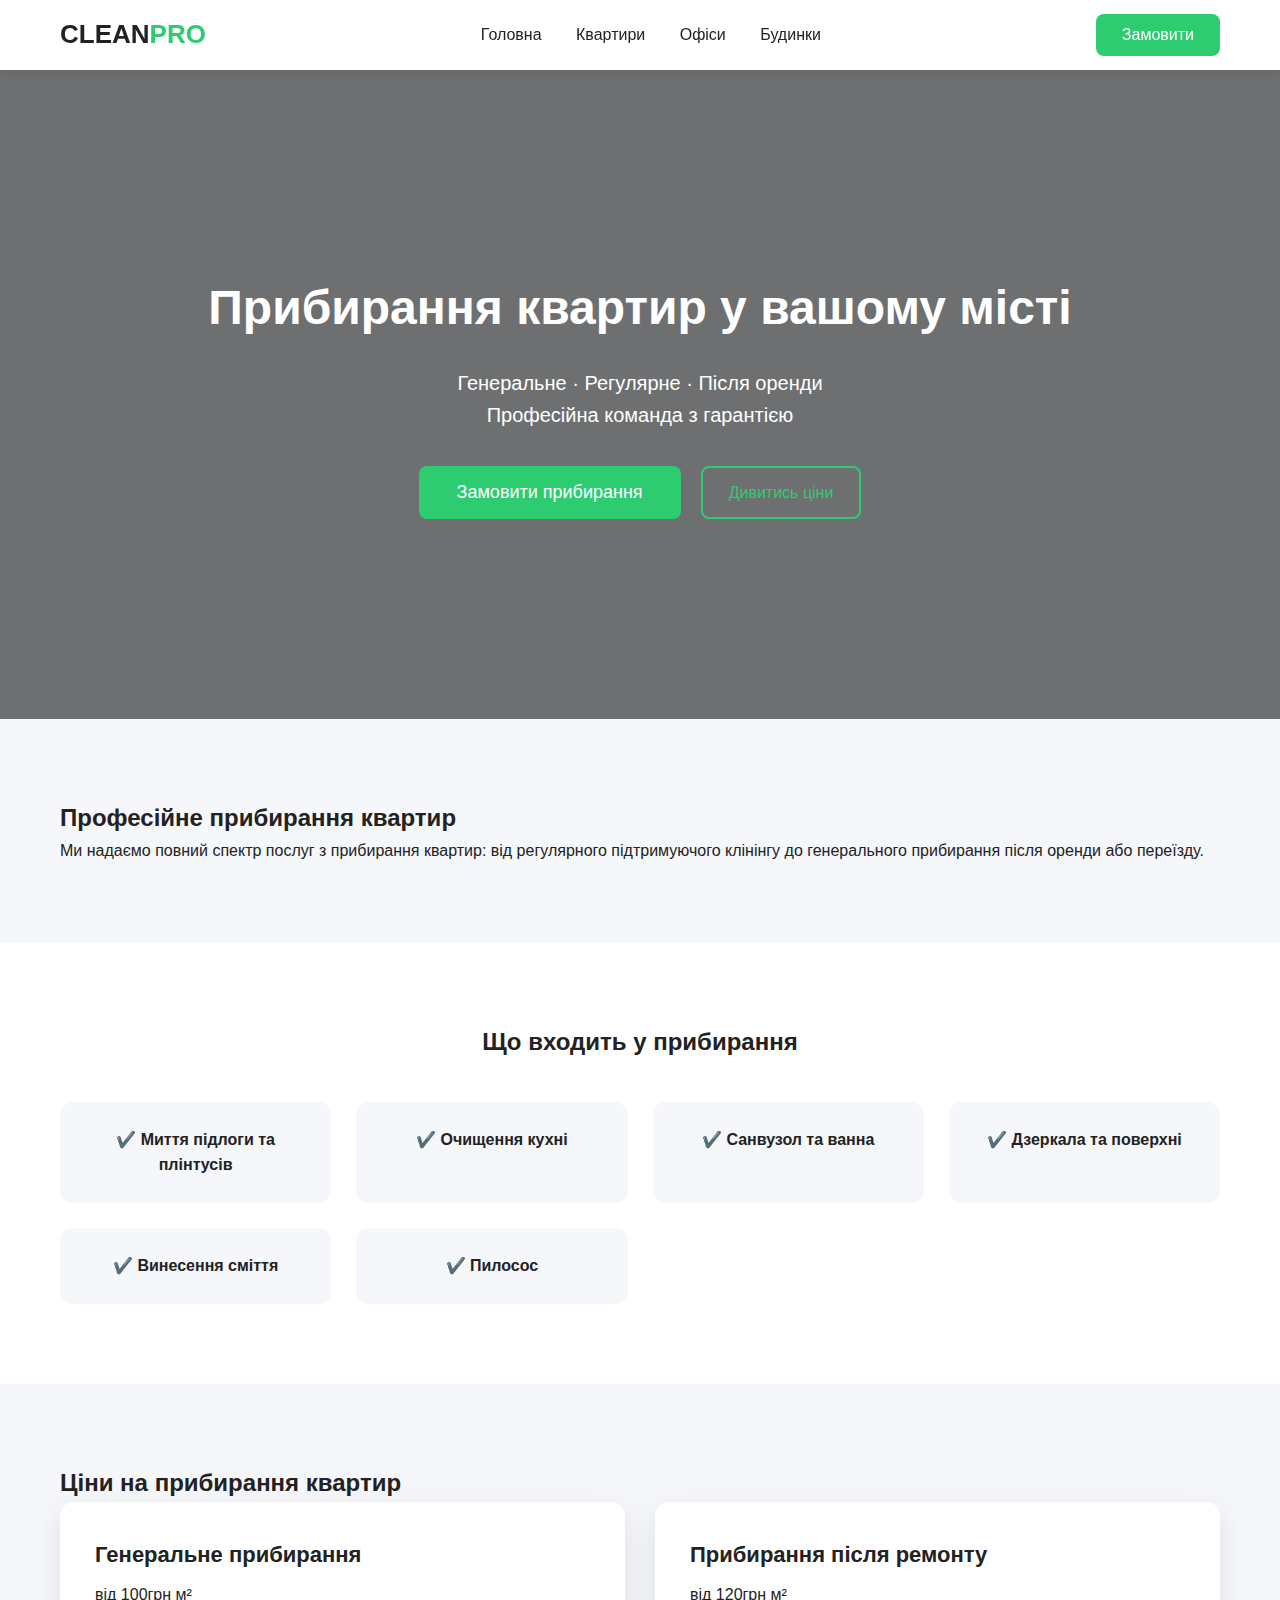
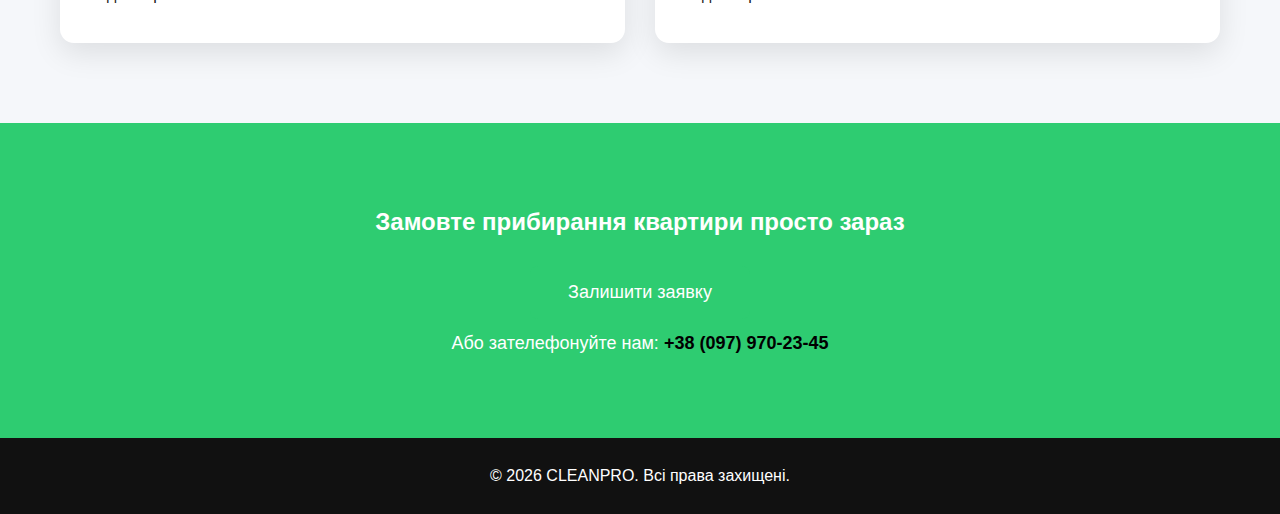
<file: apartments.html>
<!DOCTYPE html>
<html lang="uk">
<head>
    <meta charset="UTF-8">
    <title>Прибирання квартир | CLEANPRO</title>
    <meta name="viewport" content="width=device-width, initial-scale=1.0">
    <link rel="stylesheet" href="style.css">
</head>
<body>

<header class="header">
    <div class="container header-inner">
        <div class="logo">CLEAN<span>PRO</span></div>
        <nav class="nav">
            <a href="index.html">Головна</a>
            <a href="apartments.html">Квартири</a>
            <a href="offices.html">Офіси</a>
            <a href="houses.html">Будинки</a>
        </nav>
        <button class="btn openModal">Замовити</button>
    </div>
</header>

<section class="hero">
    <div class="hero-content container">
        <h1>Прибирання квартир у вашому місті</h1>
        <p>Генеральне · Регулярне · Після оренди<br>Професійна команда з гарантією</p>
        <div class="hero-buttons">
            <button class="btn big openModal">Замовити прибирання</button>
            <a href="#prices" class="btn outline">Дивитись ціни</a>
        </div>
    </div>
</section>

<section>
    <div class="container">
        <h2>Професійне прибирання квартир</h2>
        <p>Ми надаємо повний спектр послуг з прибирання квартир: від регулярного підтримуючого клінінгу до генерального прибирання після оренди або переїзду.</p>
    </div>
</section>

<section class="why">
    <div class="container">
        <h2>Що входить у прибирання</h2>
        <div class="why-grid">
            <div class="why-card">✔️ Миття підлоги та плінтусів</div>
            <div class="why-card">✔️ Очищення кухні</div>
            <div class="why-card">✔️ Санвузол та ванна</div>
            <div class="why-card">✔️ Дзеркала та поверхні</div>
            <div class="why-card">✔️ Винесення сміття</div>
            <div class="why-card">✔️ Пилосос</div>
        </div>
    </div>
</section>

<section id="prices">
    <div class="container">
        <h2>Ціни на прибирання квартир</h2>
        <div class="services-grid">
            <div class="service-card">
                <h3>Генеральне прибирання</h3>
                <p>від 100грн м²</p>
            </div>
            <div class="service-card">
                <h3>Прибирання після ремонту</h3>
                <p>від 120грн м²</p>
            </div>
        </div>
    </div>
</section>

<section class="cta">
    <div class="container">
        <h2>Замовте прибирання квартири просто зараз</h2>
        <button class="btn big openModal">Залишити заявку</button>
        <p style="font-size:18px; margin-top:10px;">
            Або зателефонуйте нам: <a href="tel:+380632166626" style="color:#000000; font-weight:bold;">+38 (097) 970-23-45</a>
        </p>
    </div>
</section>

<footer class="footer">
    <p>© 2026 CLEANPRO. Всі права захищені.</p>
</footer>

<!-- MODAL -->
<div class="modal" id="modal">
    <div class="modal-box">
        <span class="close">&times;</span>
        <h2>Залишити заявку</h2>
    </div>
</div>

<script src="script.js"></script>
</body>
</html>
</file>
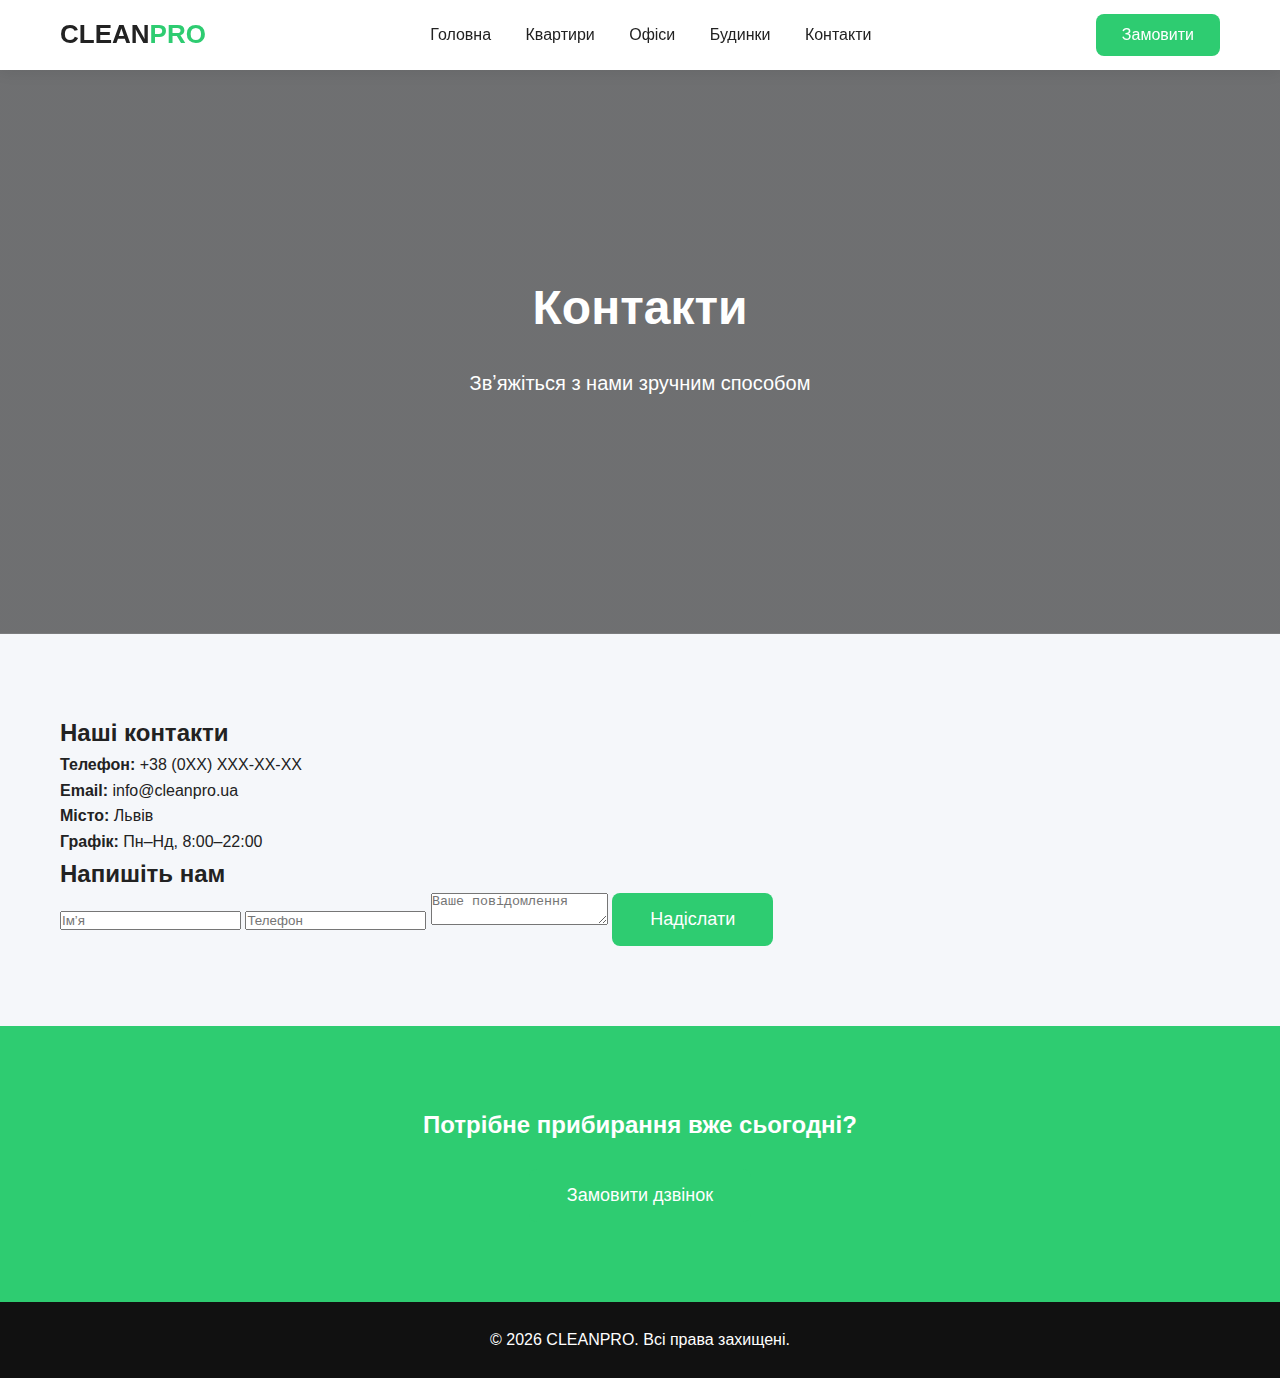
<file: contacts.html>
<!DOCTYPE html>
<html lang="uk">
<head>
    <meta charset="UTF-8">
    <title>Контакти | CLEANPRO</title>

    <!-- SEO -->
    <meta name="description" content="Контакти клінінгової компанії CLEANPRO. Замовити прибирання квартир, офісів та будинків.">

    <meta name="viewport" content="width=device-width, initial-scale=1.0">

    <link rel="stylesheet" href="style.css">
</head>
<body>

<!-- ===== HEADER ===== -->
<header class="header">
    <div class="container header-inner">

        <div class="logo">
            CLEAN<span>PRO</span>
        </div>

        <nav class="nav">
            <a href="index.html">Головна</a>
            <a href="apartments.html">Квартири</a>
            <a href="offices.html">Офіси</a>
            <a href="houses.html">Будинки</a>
            <a href="contacts.html">Контакти</a>
        </nav>

        <button class="btn openModal">Замовити</button>
    </div>
</header>

<!-- ===== HERO ===== -->
<section class="hero small">
    <div class="hero-content container">
        <h1>Контакти</h1>
        <p>Звʼяжіться з нами зручним способом</p>
    </div>
</section>

<!-- ===== CONTACTS ===== -->
<section>
    <div class="container contact-grid">

        <div class="contact-box">
            <h2>Наші контакти</h2>
            <p><strong>Телефон:</strong> +38 (0XX) XXX-XX-XX</p>
            <p><strong>Email:</strong> info@cleanpro.ua</p>
            <p><strong>Місто:</strong> Львів</p>
            <p><strong>Графік:</strong> Пн–Нд, 8:00–22:00</p>
        </div>

        <div class="contact-box">
            <h2>Напишіть нам</h2>

            <form>
                <input type="text" placeholder="Імʼя" required>
                <input type="tel" placeholder="Телефон" required>
                <textarea placeholder="Ваше повідомлення"></textarea>
                <button class="btn big">Надіслати</button>
            </form>
        </div>

    </div>
</section>

<!-- ===== CTA ===== -->
<section class="cta">
    <div class="container">
        <h2>Потрібне прибирання вже сьогодні?</h2>
        <button class="btn big openModal">Замовити дзвінок</button>
    </div>
</section>

<!-- ===== FOOTER ===== -->
<footer class="footer">
    <p>© 2026 CLEANPRO. Всі права захищені.</p>
</footer>

<!-- ===== MODAL ===== -->
<div class="modal" id="modal">
    <div class="modal-box">
        <span class="close">&times;</span>

        <h2>Замовити дзвінок</h2>

        <form>
            <input type="text" placeholder="Імʼя" required>
            <input type="tel" placeholder="Телефон" required>
            <button class="btn big">Передзвоніть мені</button>
        </form>
    </div>
</div>

<script src="script.js"></script>
</body>
</html>
</file>
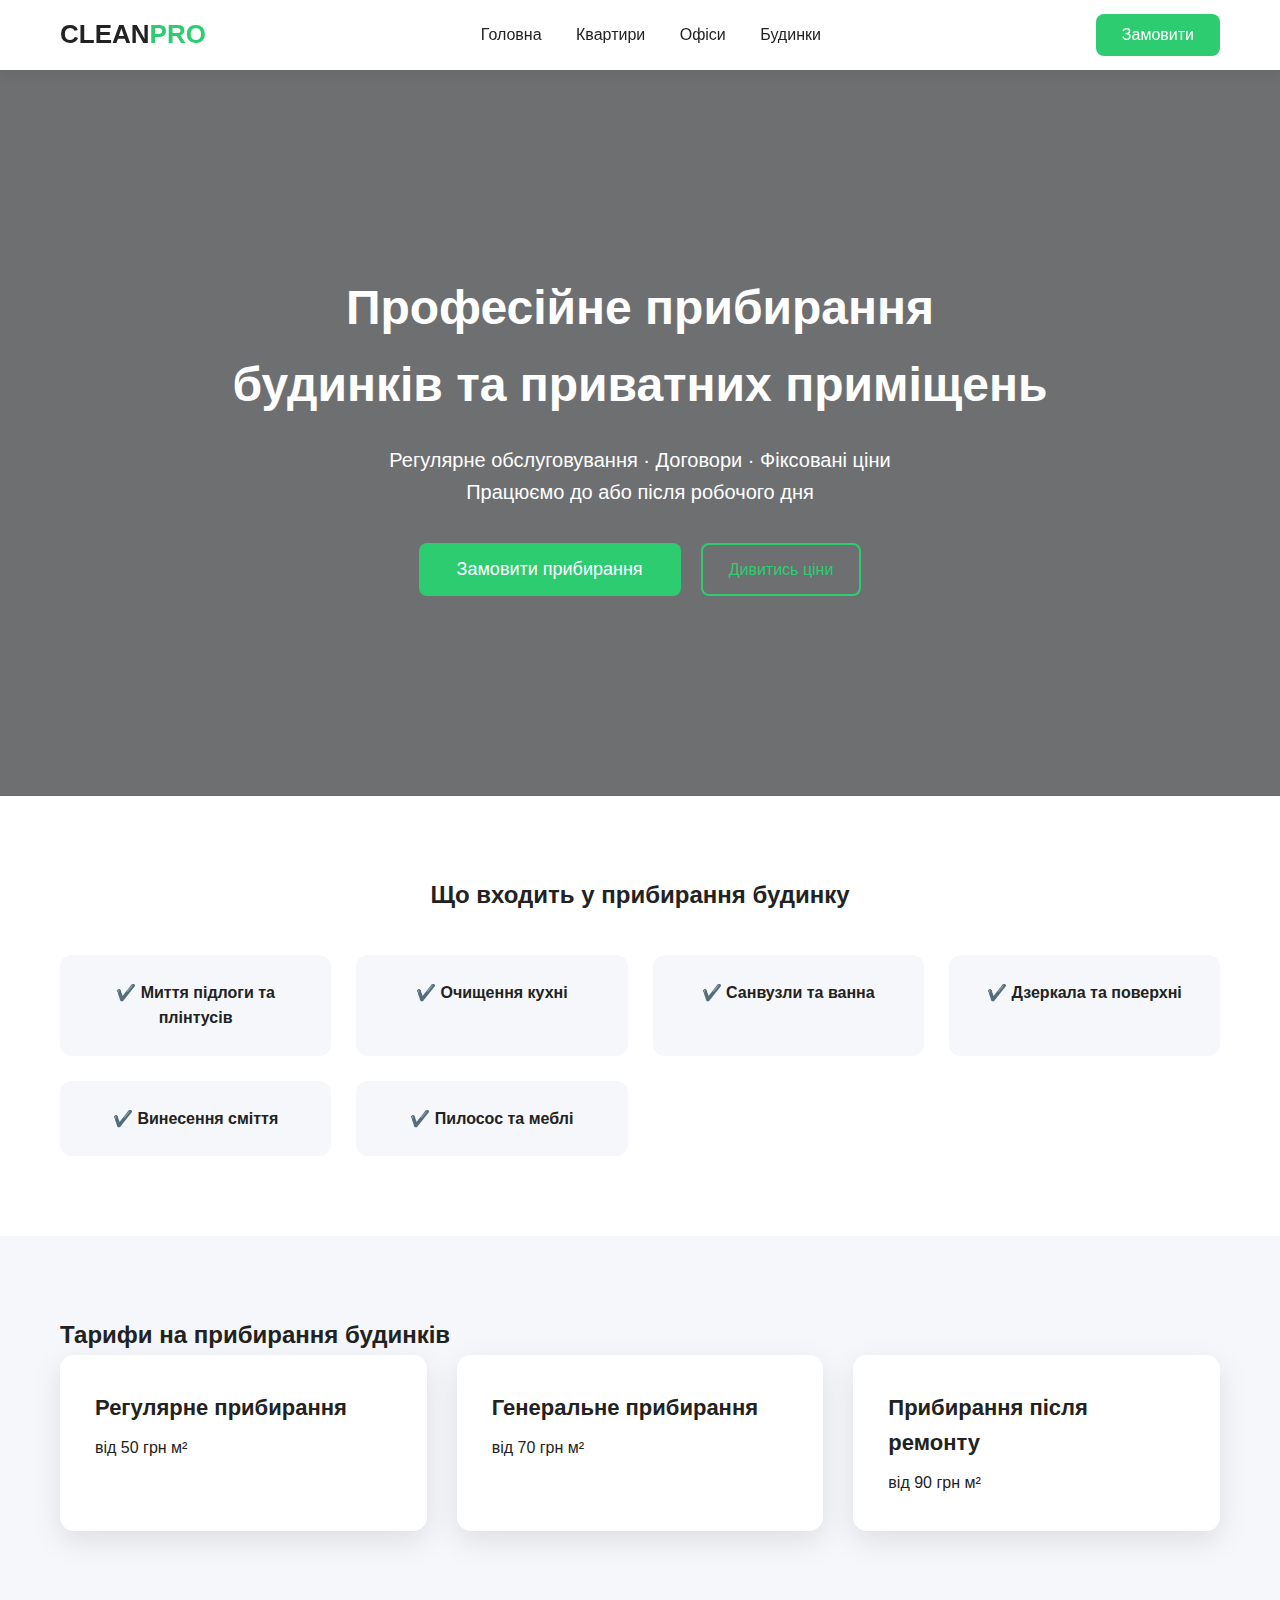
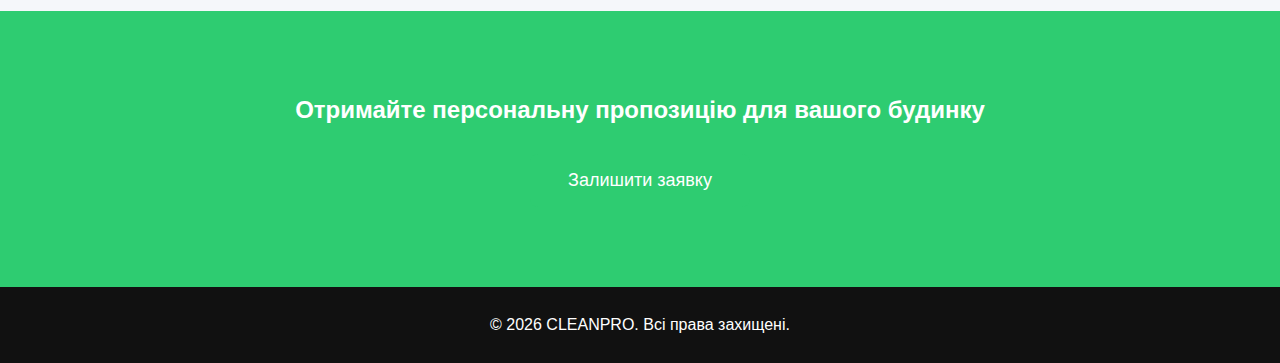
<file: houses.html>
<!DOCTYPE html>
<html lang="uk">
<head>
    <meta charset="UTF-8">
    <title>Прибирання будинків | CLEANPRO</title>
    <meta name="description" content="Професійне прибирання будинків та приватних приміщень. Регулярне обслуговування, договори, гарантія якості.">
    <meta name="viewport" content="width=device-width, initial-scale=1.0">
    <link rel="stylesheet" href="style.css">
</head>
<body>

<!-- ===== HEADER ===== -->
<header class="header">
    <div class="container header-inner">
        <div class="logo">
            CLEAN<span>PRO</span>
        </div>

        <nav class="nav">
            <a href="index.html">Головна</a>
            <a href="apartments.html">Квартири</a>
            <a href="offices.html">Офіси</a>
            <a href="houses.html" class="active">Будинки</a>
        </nav>

        <button class="btn openModal">Замовити</button>
    </div>
</header>

<!-- ===== HERO ===== -->
<section class="hero">
    <div class="hero-content container">
        <h1>Професійне прибирання<br>будинків та приватних приміщень</h1>
        <p>Регулярне обслуговування · Договори · Фіксовані ціни<br>Працюємо до або після робочого дня</p>
        <div class="hero-buttons">
            <button class="btn big openModal">Замовити прибирання</button>
            <a href="#prices" class="btn outline">Дивитись ціни</a>
        </div>
    </div>
</section>

<!-- ===== WHAT INCLUDED ===== -->
<section class="why">
    <div class="container">
        <h2>Що входить у прибирання будинку</h2>
        <div class="why-grid">
            <div class="why-card">✔️ Миття підлоги та плінтусів</div>
            <div class="why-card">✔️ Очищення кухні</div>
            <div class="why-card">✔️ Санвузли та ванна</div>
            <div class="why-card">✔️ Дзеркала та поверхні</div>
            <div class="why-card">✔️ Винесення сміття</div>
            <div class="why-card">✔️ Пилосос та меблі</div>
        </div>
    </div>
</section>

<!-- ===== PRICES ===== -->
<section id="prices">
    <div class="container">
        <h2>Тарифи на прибирання будинків</h2>
        <div class="services-grid">
            <div class="service-card">
                <h3>Регулярне прибирання</h3>
                <p>від 50 грн м²</p>
            </div>
            <div class="service-card">
                <h3>Генеральне прибирання</h3>
                <p>від 70 грн м²</p>
            </div>
            <div class="service-card">
                <h3>Прибирання після ремонту</h3>
                <p>від 90 грн м²</p>
            </div>
        </div>
    </div>
</section>

<!-- ===== CTA ===== -->
<section class="cta">
    <div class="container">
        <h2>Отримайте персональну пропозицію для вашого будинку</h2>
        <button class="btn big openModal">Залишити заявку</button>
    </div>
</section>

<!-- ===== FOOTER ===== -->
<footer class="footer">
    <p>© 2026 CLEANPRO. Всі права захищені.</p>
</footer>

<!-- ===== UNIVERSAL MODAL ===== -->
<div class="modal" id="modal">
    <div class="modal-box">
        <span class="close">&times;</span>
        <h2>Заявка для будинку</h2>
    </div>
</div>

<!-- ===== SCRIPTS ===== -->
<script src="script.js"></script>

</body>
</html>
</file>
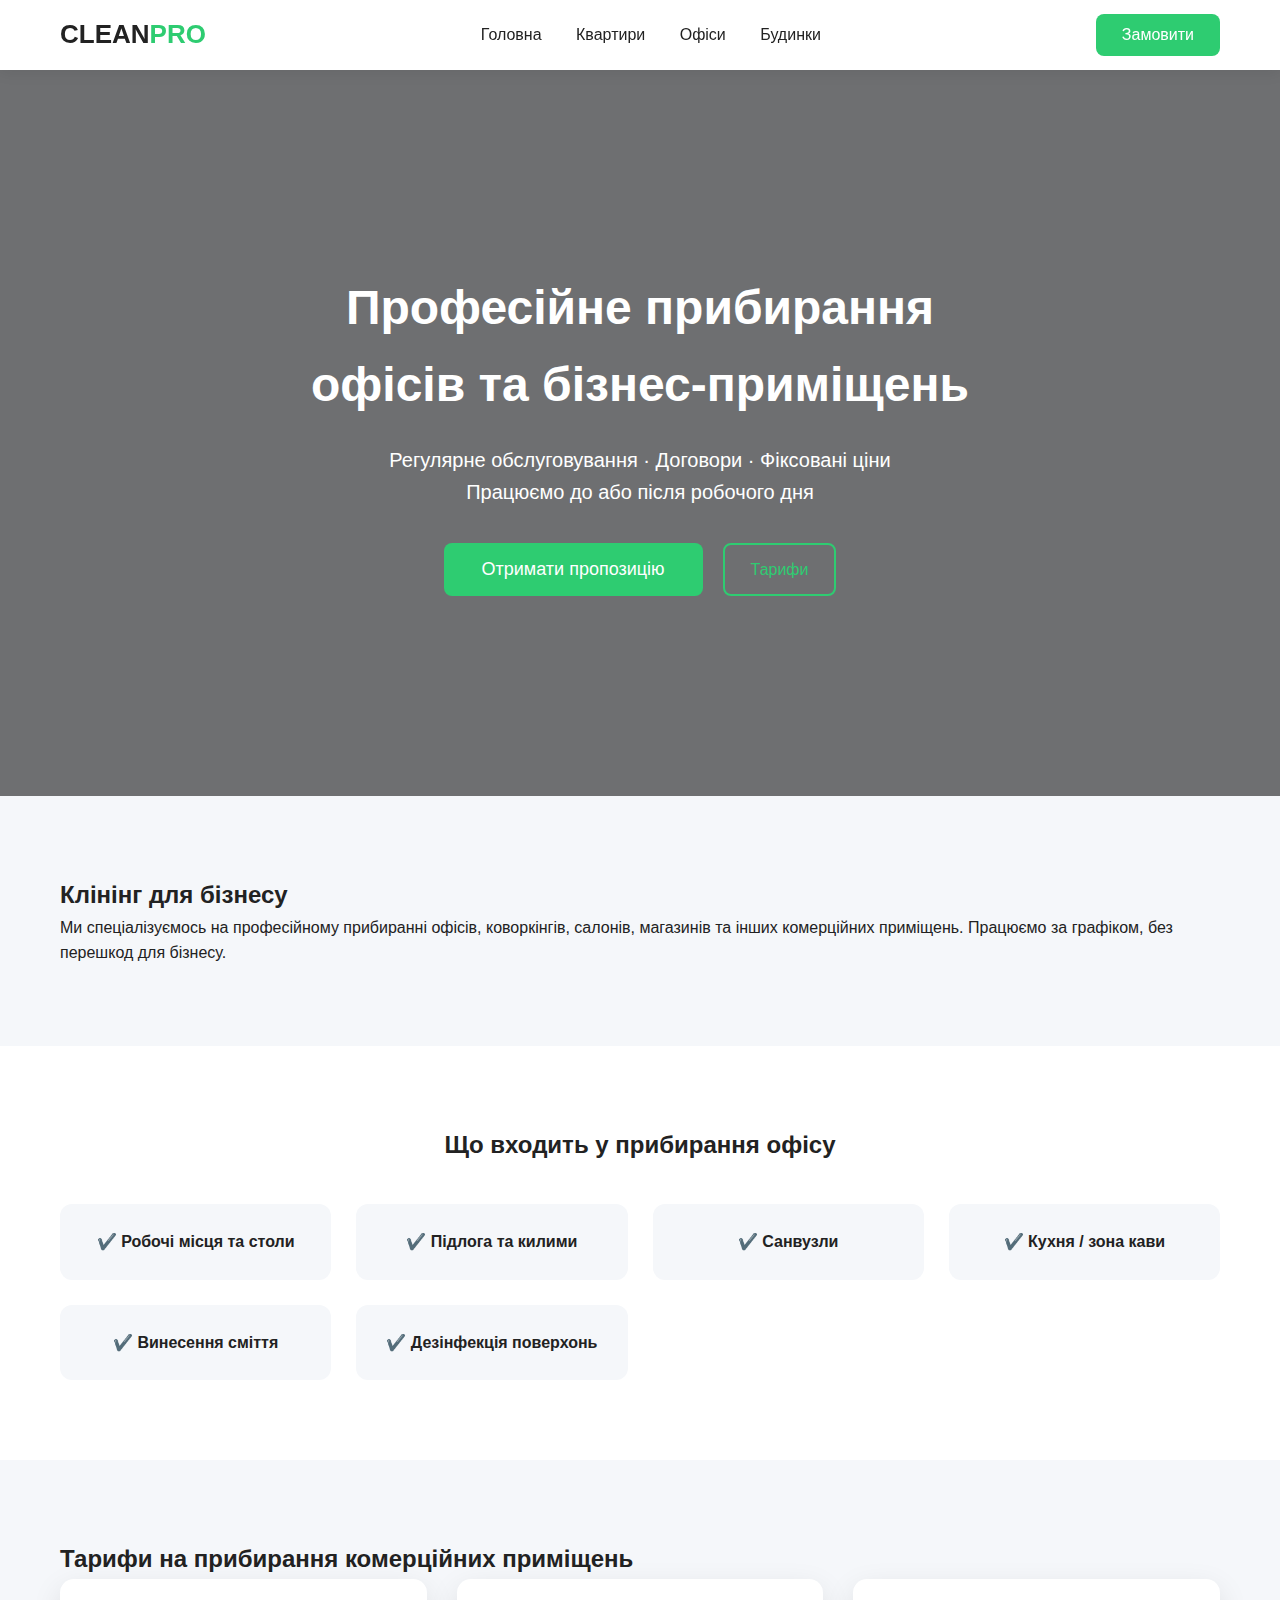
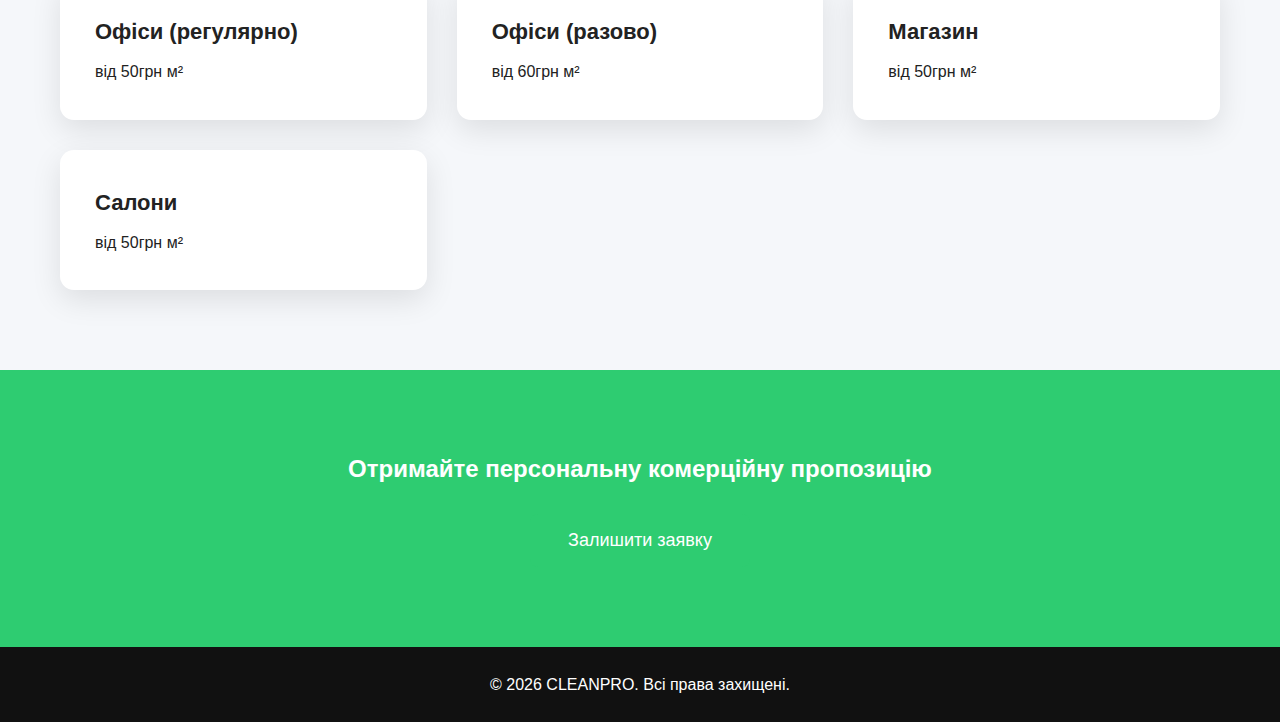
<file: offices.html>
<!DOCTYPE html>
<html lang="uk">
<head>
    <meta charset="UTF-8">
    <title>Прибирання офісів | CLEANPRO</title>

    <!-- SEO -->
    <meta name="description" content="Професійне прибирання офісів та комерційних приміщень. Регулярне обслуговування, договори, гарантія якості.">

    <meta name="viewport" content="width=device-width, initial-scale=1.0">

    <link rel="stylesheet" href="style.css">
</head>
<body>

<!-- ===== HEADER ===== -->
<header class="header">
    <div class="container header-inner">

        <div class="logo">
            CLEAN<span>PRO</span>
        </div>

        <nav class="nav">
            <a href="index.html">Головна</a>
            <a href="apartments.html">Квартири</a>
            <a href="offices.html">Офіси</a>
            <a href="houses.html">Будинки</a>
        </nav>

        <button class="btn openModal">Замовити</button>
    </div>
</header>

<!-- ===== HERO ===== -->
<section class="hero">
    <div class="hero-content container">
        <h1>
            Професійне прибирання<br>
            офісів та бізнес-приміщень
        </h1>

        <p>
            Регулярне обслуговування · Договори · Фіксовані ціни<br>
            Працюємо до або після робочого дня
        </p>

        <div class="hero-buttons">
            <button class="btn big openModal">Отримати пропозицію</button>
            <a href="#prices" class="btn outline">Тарифи</a>
        </div>
    </div>
</section>

<!-- ===== ABOUT ===== -->
<section>
    <div class="container">
        <h2>Клінінг для бізнесу</h2>

        <p>
            Ми спеціалізуємось на професійному прибиранні офісів,
            коворкінгів, салонів, магазинів та інших комерційних
            приміщень. Працюємо за графіком, без перешкод для бізнесу.
        </p>
    </div>
</section>

<!-- ===== WHAT INCLUDED ===== -->
<section class="why">
    <div class="container">
        <h2>Що входить у прибирання офісу</h2>

        <div class="why-grid">
            <div class="why-card">✔️ Робочі місця та столи</div>
            <div class="why-card">✔️ Підлога та килими</div>
            <div class="why-card">✔️ Санвузли</div>
            <div class="why-card">✔️ Кухня / зона кави</div>
            <div class="why-card">✔️ Винесення сміття</div>
            <div class="why-card">✔️ Дезінфекція поверхонь</div>
        </div>
    </div>
</section>

<!-- ===== PRICES ===== -->
<section id="prices">
    <div class="container">
        <h2>Тарифи на прибирання комерційних приміщень</h2>

        <div class="services-grid">
            <div class="service-card">
                <h3>Офіси (регулярно)</h3>
                <p>від 50грн м²</p>
            </div>

            <div class="service-card">
                <h3>Офіси (разово)</h3>
                <p>від 60грн м²</p>
            </div>

            <div class="service-card">
                <h3>Магазин</h3>
                <p>від 50грн м²</p>
            </div>

            <div class="service-card">
                <h3>Салони</h3>
                <p>від 50грн м²</p>
            </div> 
        </div>
    </div>
</section>

<!-- ===== CTA ===== -->
<section class="cta">
    <div class="container">
        <h2>Отримайте персональну комерційну пропозицію</h2>
        <button class="btn big openModal">Залишити заявку</button>
    </div>
</section>

<!-- ===== FOOTER ===== -->
<footer class="footer">
    <p>© 2026 CLEANPRO. Всі права захищені.</p>
</footer>

<!-- ===== MODAL ===== -->
<div class="modal" id="modal">
    <div class="modal-box">
        <span class="close">&times;</span>

        <h2>Заявка для бізнесу</h2>

        <form>
            <input type="text" placeholder="Назва компанії" required>
            <input type="tel" placeholder="Телефон" required>
            <input type="text" placeholder="Площа офісу (м²)">
            <button class="btn big">Відправити</button>
        </form>
    </div>
</div>

<script src="script.js"></script>
</body>
</html>
</file>
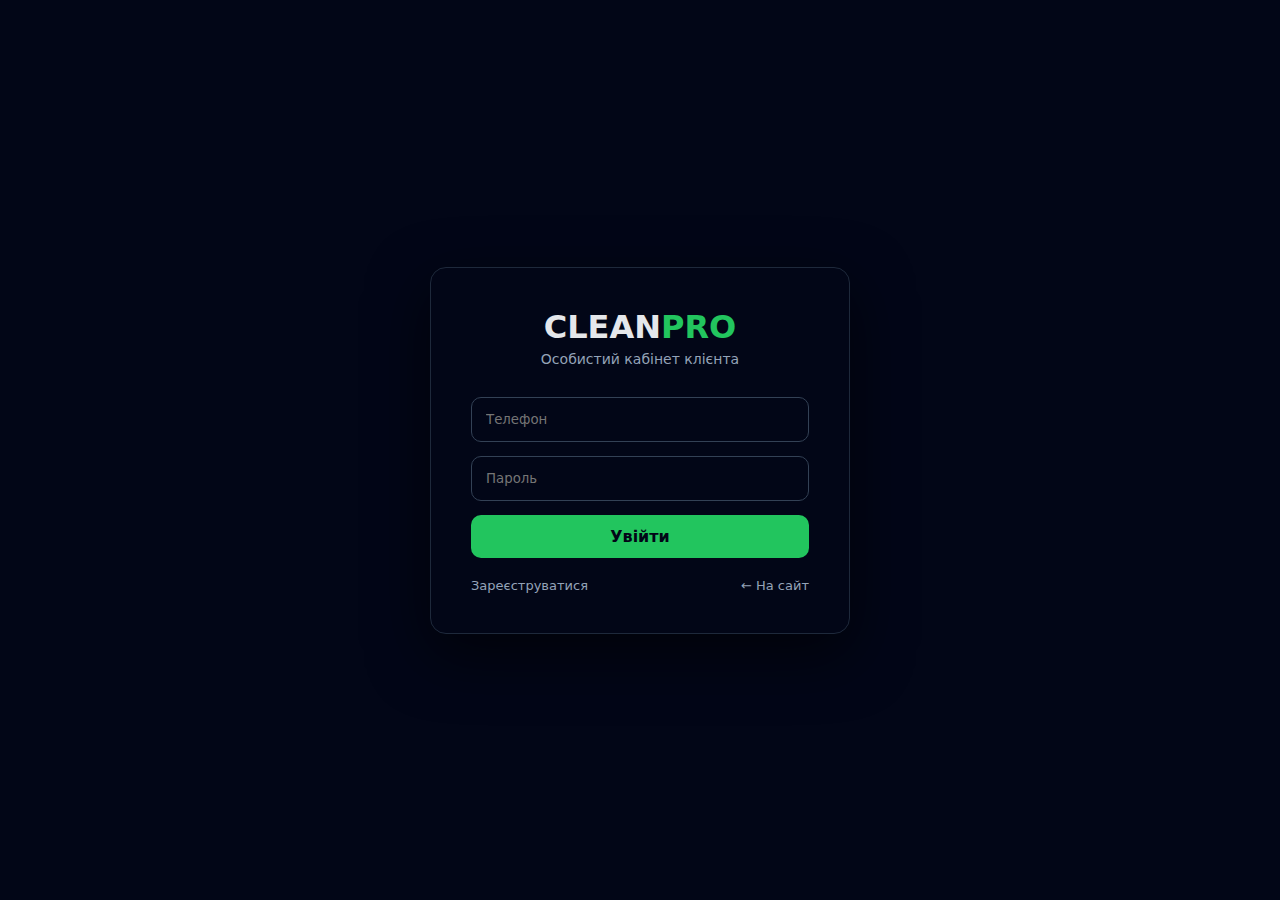
<file: cabinet/dashboard.html>
<!DOCTYPE html>
<html lang="uk">
<head>
    <meta charset="UTF-8">
    <title>Особистий кабінет | CLEANPRO</title>

    <meta name="viewport" content="width=device-width, initial-scale=1.0">

    <link rel="stylesheet" href="cabinet.css">
</head>
<body class="cabinet-body">

<div class="dashboard-wrapper">

    <!-- ===== SIDEBAR ===== -->
    <aside class="sidebar">
        <h2>CLEAN<span>PRO</span></h2>

        <nav>
            <a href="dashboard.html" class="active">🏠 Кабінет</a>
            <a href="orders.html">🧾 Мої прибирання</a>
            <a href="referrals.html">🤝 Реферали</a>
            <a href="../index.html">🌍 На сайт</a>
            <a href="#" onclick="logout()">🚪 Вийти</a>
        </nav>
    </aside>

    <!-- ===== MAIN ===== -->
    <main class="dashboard-main">

        <h1>Вітаємо 👋</h1>
        <p class="subtitle">Це ваш особистий кабінет CLEANPRO</p>

        <!-- STATS -->
        <div class="stats-grid">
            <div class="stat-card">
                <h3>0</h3>
                <p>Прибирань замовлено</p>
            </div>

            <div class="stat-card">
                <h3>0 грн</h3>
                <p>Витрачено</p>
            </div>

            <div class="stat-card">
                <h3>0</h3>
                <p>Рефералів</p>
            </div>
        </div>

        <!-- INFO -->
        <div class="info-box">
            <h2>Що ви можете тут робити?</h2>
            <ul>
                <li>✔️ Переглядати історію прибирань</li>
                <li>✔️ Бачити витрачені суми</li>
                <li>✔️ Запрошувати друзів і отримувати знижки</li>
                <li>✔️ Замовляти прибирання в 1 клік</li>
            </ul>
        </div>

        <button class="btn big">Замовити нове прибирання</button>

    </main>

</div>

<script src="cabinet.js"></script>
<script>
    // перевірка авторизації
    checkAuth();
</script>
</body>
</html>
</file>
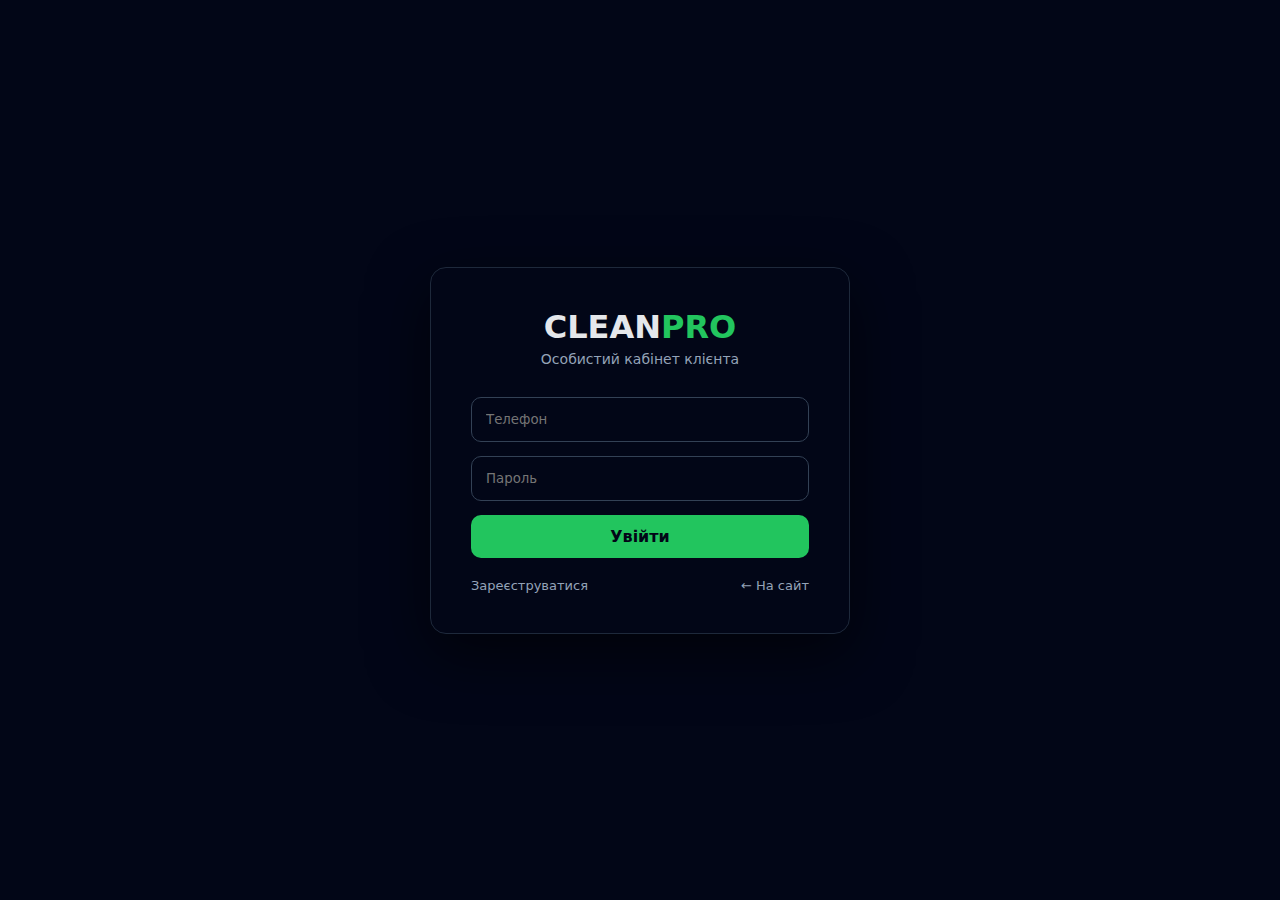
<file: cabinet/login.html>
<!DOCTYPE html>
<html lang="uk">
<head>
    <meta charset="UTF-8">
    <title>Вхід в особистий кабінет | CLEANPRO</title>

    <meta name="viewport" content="width=device-width, initial-scale=1.0">

    <!-- стилі кабінету -->
    <link rel="stylesheet" href="cabinet.css">
</head>
<body class="cabinet-body">

<div class="login-wrapper">

    <div class="login-box">
        <h1>CLEAN<span>PRO</span></h1>
        <p>Особистий кабінет клієнта</p>

        <!-- Форма входу -->
        <form id="loginForm">
            <input type="tel" id="phone" placeholder="Телефон" required>
            <input type="password" id="password" placeholder="Пароль" required>

            <button type="submit" class="btn big">Увійти</button>
        </form>

        <div class="login-links">
            <a href="#">Зареєструватися</a>
            <a href="../index.html">← На сайт</a>
        </div>
    </div>

</div>

<script src="cabinet.js"></script>
</body>
</html>
</file>
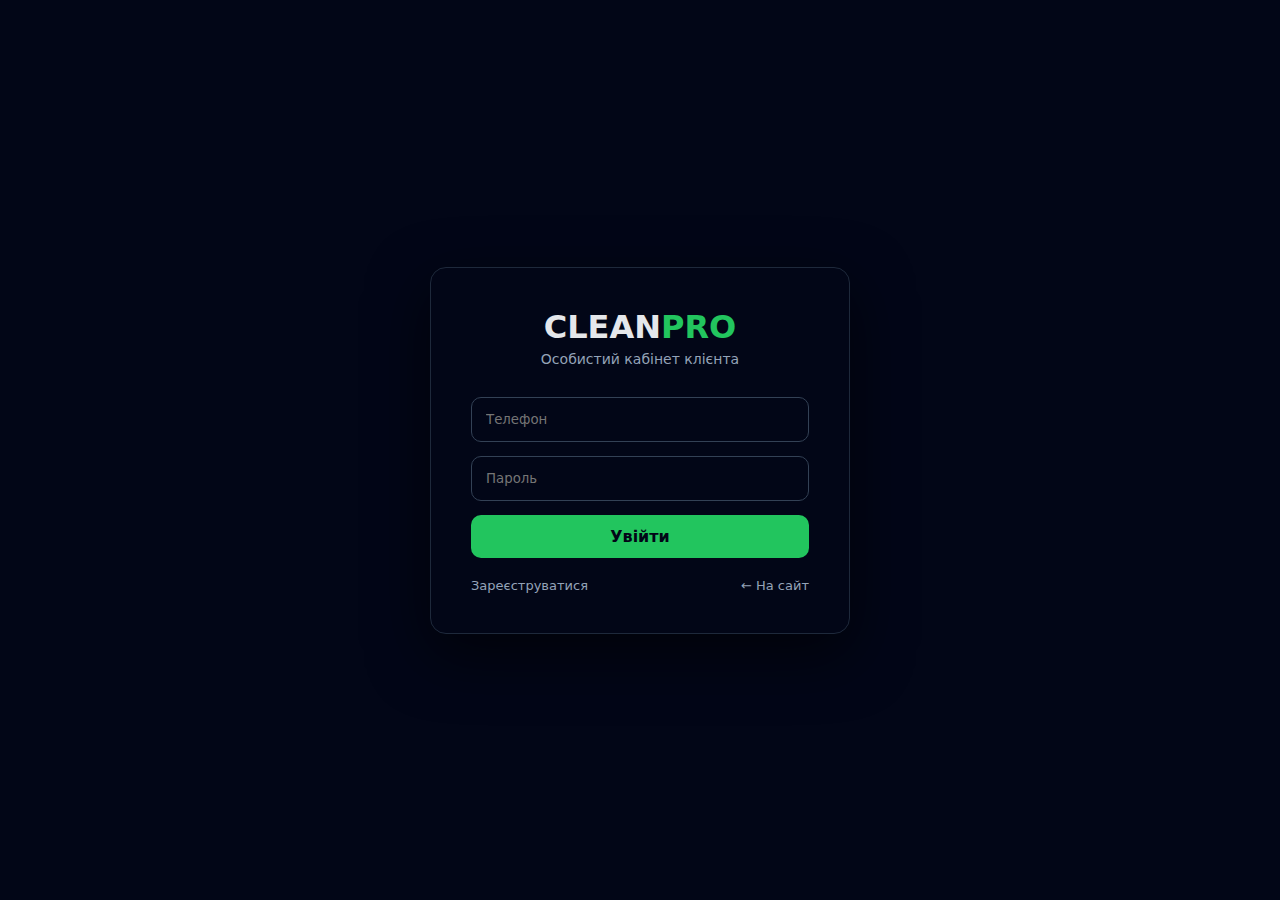
<file: cabinet/orders.html>
<!DOCTYPE html>
<html lang="uk">
<head>
    <meta charset="UTF-8">
    <title>Мої прибирання | CLEANPRO</title>

    <meta name="viewport" content="width=device-width, initial-scale=1.0">

    <link rel="stylesheet" href="cabinet.css">
</head>
<body class="cabinet-body">

<div class="dashboard-wrapper">

    <!-- ===== SIDEBAR ===== -->
    <aside class="sidebar">
        <h2>CLEAN<span>PRO</span></h2>

        <nav>
            <a href="dashboard.html">🏠 Кабінет</a>
            <a href="orders.html" class="active">🧾 Мої прибирання</a>
            <a href="referrals.html">🤝 Реферали</a>
            <a href="../index.html">🌍 На сайт</a>
            <a href="#" onclick="logout()">🚪 Вийти</a>
        </nav>
    </aside>

    <!-- ===== MAIN ===== -->
    <main class="dashboard-main">

        <h1>Мої прибирання</h1>
        <p class="subtitle">Історія ваших замовлень</p>

        <!-- TABLE -->
        <div class="orders-table">
            <div class="table-head">
                <span>Дата</span>
                <span>Тип</span>
                <span>Обʼєкт</span>
                <span>Сума</span>
                <span>Статус</span>
            </div>

            <!-- ORDER -->
            <div class="table-row">
                <span>—</span>
                <span>—</span>
                <span>—</span>
                <span>—</span>
                <span class="status empty">Поки немає</span>
            </div>
        </div>

        <!-- EMPTY STATE -->
        <div class="info-box">
            <h2>Поки що замовлень немає</h2>
            <p>
                Після першого прибирання тут зʼявиться
                повна історія з датами та сумами.
            </p>
        </div>

        <button class="btn big">Замовити прибирання</button>

    </main>

</div>

<script src="cabinet.js"></script>
<script>
    checkAuth();
</script>
</body>
</html>
</file>
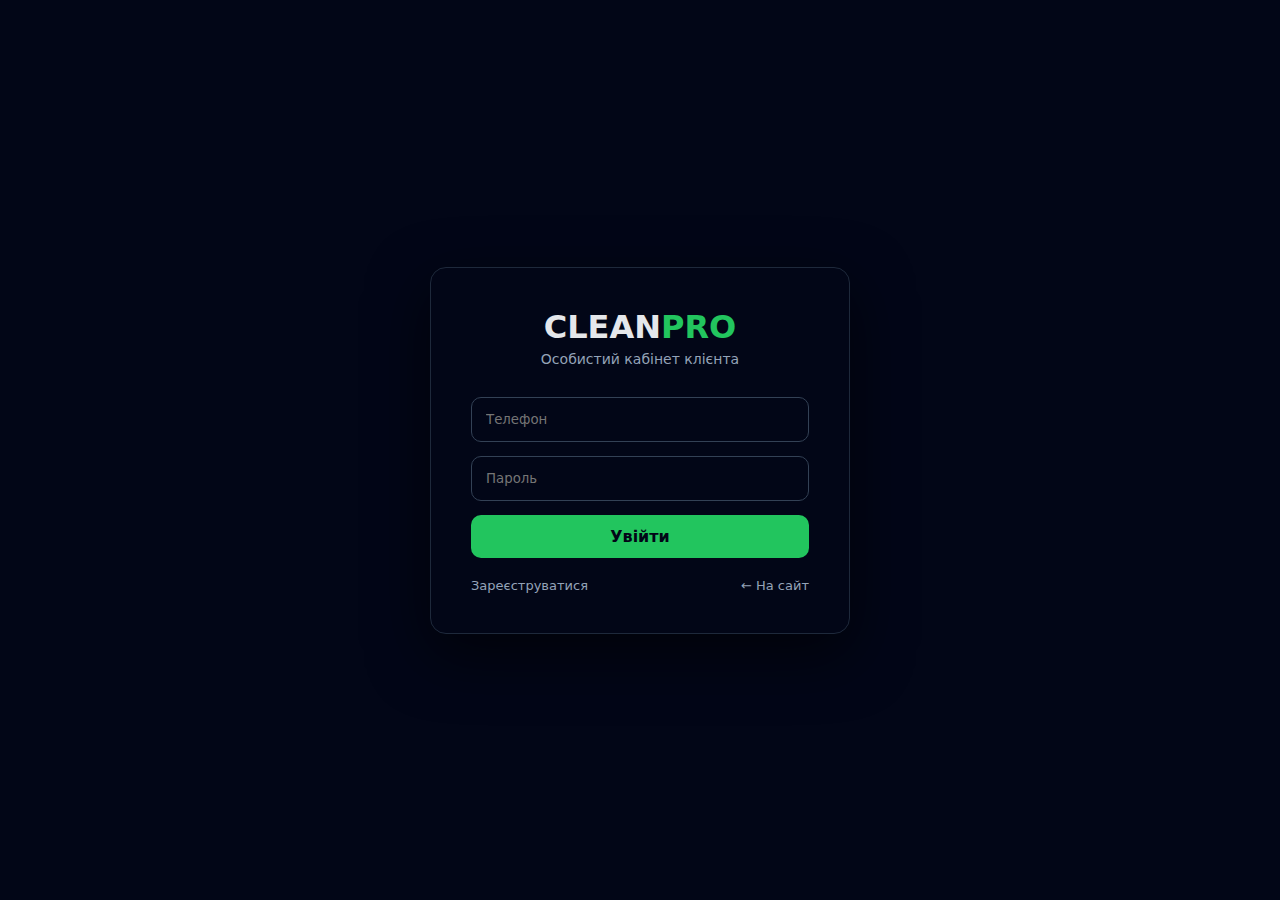
<file: cabinet/referrals.html>
<!DOCTYPE html>
<html lang="uk">
<head>
    <meta charset="UTF-8">
    <title>Реферальна програма | CLEANPRO</title>

    <meta name="viewport" content="width=device-width, initial-scale=1.0">

    <link rel="stylesheet" href="cabinet.css">
</head>
<body class="cabinet-body">

<div class="dashboard-wrapper">

    <!-- ===== SIDEBAR ===== -->
    <aside class="sidebar">
        <h2>CLEAN<span>PRO</span></h2>

        <nav>
            <a href="dashboard.html">🏠 Кабінет</a>
            <a href="orders.html">🧾 Мої прибирання</a>
            <a href="referrals.html" class="active">🤝 Реферали</a>
            <a href="../index.html">🌍 На сайт</a>
            <a href="#" onclick="logout()">🚪 Вийти</a>
        </nav>
    </aside>

    <!-- ===== MAIN ===== -->
    <main class="dashboard-main">

        <h1>Реферальна програма</h1>
        <p class="subtitle">Запроси друга — отримай <strong>30% знижки</strong></p>

        <!-- REF LINK -->
        <div class="info-box">
            <h2>Ваше реферальне посилання</h2>

            <div class="ref-link">
                <input type="text" id="refLink" readonly>
                <button class="btn" onclick="copyRef()">Скопіювати</button>
            </div>

            <p class="small">
                Поділись цим посиланням з друзями.  
                Коли друг замовить прибирання — ти отримаєш знижку.
            </p>
        </div>

        <!-- STATS -->
        <div class="stats-grid">
            <div class="stat-card">
                <h3 id="refCount">0</h3>
                <p>Запрошених</p>
            </div>

            <div class="stat-card">
                <h3>30%</h3>
                <p>Знижка</p>
            </div>
        </div>

        <!-- INFO -->
        <div class="info-box">
            <h2>Як це працює?</h2>
            <ul>
                <li>1️⃣ Надсилаєш посилання другу</li>
                <li>2️⃣ Друг замовляє прибирання</li>
                <li>3️⃣ Ти отримуєш 30% знижки</li>
            </ul>
        </div>

    </main>

</div>

<script src="cabinet.js"></script>
<script>
    checkAuth();

    // ===== REFERRAL LOGIC =====
    const user = JSON.parse(localStorage.getItem("cleanpro_user"));

    const refLinkInput = document.getElementById("refLink");
    const refCount = document.getElementById("refCount");

    // генеруємо реф-код
    if (!user.refCode) {
        user.refCode = "CP-" + Math.random().toString(36).substring(2, 8).toUpperCase();
        user.referrals = 0;
        localStorage.setItem("cleanpro_user", JSON.stringify(user));
    }

    refLinkInput.value = window.location.origin + "/?ref=" + user.refCode;
    refCount.textContent = user.referrals || 0;

    function copyRef() {
        refLinkInput.select();
        document.execCommand("copy");
        alert("Реферальне посилання скопійовано");
    }
</script>
</body>
</html>
</file>
<file: cabinet/cabinet.css>
/* ================= BASE ================= */
* {
    margin: 0;
    padding: 0;
    box-sizing: border-box;
    font-family: "Segoe UI", system-ui, sans-serif;
}

body.cabinet-body {
    min-height: 100vh;
    background: #020617;
    color: #e5e7eb;
}

/* ================= BUTTON ================= */
.btn {
    background: #22c55e;
    color: #020617;
    border: none;
    padding: 12px 18px;
    border-radius: 10px;
    font-weight: 700;
    cursor: pointer;
    transition: 0.25s;
}

.btn:hover {
    background: #16a34a;
}

.btn.big {
    font-size: 16px;
}

/* ================= LOGIN ================= */
.login-wrapper {
    min-height: 100vh;
    display: flex;
    align-items: center;
    justify-content: center;
}

.login-box {
    width: 100%;
    max-width: 420px;
    background: #020617;
    border: 1px solid #1e293b;
    border-radius: 16px;
    padding: 40px;
    text-align: center;
    box-shadow: 0 20px 60px rgba(0,0,0,.6);
}

.login-box h1 {
    font-size: 32px;
    margin-bottom: 5px;
}

.login-box h1 span {
    color: #22c55e;
}

.login-box p {
    color: #94a3b8;
    font-size: 14px;
    margin-bottom: 30px;
}

.login-box form {
    display: flex;
    flex-direction: column;
    gap: 14px;
}

.login-box input {
    background: #020617;
    border: 1px solid #334155;
    padding: 14px;
    border-radius: 10px;
    color: #e5e7eb;
}

.login-box input:focus {
    outline: none;
    border-color: #22c55e;
}

.login-links {
    margin-top: 20px;
    display: flex;
    justify-content: space-between;
}

.login-links a {
    color: #94a3b8;
    font-size: 13px;
    text-decoration: none;
}

.login-links a:hover {
    color: #22c55e;
}

/* ================= DASHBOARD LAYOUT ================= */
.dashboard-wrapper {
    display: flex;
    min-height: 100vh;
}

/* ================= SIDEBAR ================= */
.sidebar {
    width: 240px;
    background: #020617;
    border-right: 1px solid #1e293b;
    padding: 30px 20px;
}

.sidebar h2 {
    font-size: 24px;
    margin-bottom: 30px;
}

.sidebar h2 span {
    color: #22c55e;
}

.sidebar nav {
    display: flex;
    flex-direction: column;
    gap: 12px;
}

.sidebar nav a {
    color: #cbd5f5;
    text-decoration: none;
    padding: 12px;
    border-radius: 10px;
    transition: .25s;
}

.sidebar nav a:hover,
.sidebar nav a.active {
    background: #1e293b;
    color: #22c55e;
}

/* ================= MAIN ================= */
.dashboard-main {
    flex: 1;
    padding: 40px;
}

.dashboard-main h1 {
    font-size: 28px;
    margin-bottom: 5px;
}

.subtitle {
    color: #94a3b8;
    margin-bottom: 30px;
}

/* ================= STATS ================= */
.stats-grid {
    display: grid;
    grid-template-columns: repeat(auto-fit,minmax(200px,1fr));
    gap: 20px;
    margin-bottom: 30px;
}

.stat-card {
    background: #020617;
    border: 1px solid #1e293b;
    border-radius: 14px;
    padding: 24px;
    text-align: center;
}

.stat-card h3 {
    font-size: 28px;
    color: #22c55e;
}

.stat-card p {
    color: #94a3b8;
    font-size: 14px;
}

/* ================= INFO BOX ================= */
.info-box {
    background: #020617;
    border: 1px solid #1e293b;
    border-radius: 14px;
    padding: 24px;
    margin-bottom: 30px;
}

.info-box h2 {
    margin-bottom: 12px;
}

.info-box ul {
    list-style: none;
    display: flex;
    flex-direction: column;
    gap: 8px;
}

.info-box p {
    color: #94a3b8;
}

/* ================= ORDERS TABLE ================= */
.orders-table {
    border: 1px solid #1e293b;
    border-radius: 14px;
    overflow: hidden;
    margin-bottom: 30px;
}

.table-head,
.table-row {
    display: grid;
    grid-template-columns: repeat(5,1fr);
    padding: 14px 18px;
}

.table-head {
    background: #1e293b;
    font-weight: 600;
}

.table-row {
    border-top: 1px solid #1e293b;
}

.status.empty {
    color: #94a3b8;
}

/* ================= REFERRAL ================= */
.ref-link {
    display: flex;
    gap: 10px;
    margin: 15px 0;
}

.ref-link input {
    flex: 1;
    background: #020617;
    border: 1px solid #334155;
    border-radius: 10px;
    padding: 12px;
    color: #e5e7eb;
}

.small {
    font-size: 13px;
    color: #94a3b8;
}

/* ================= MOBILE ================= */
@media (max-width: 900px) {
    .dashboard-wrapper {
        flex-direction: column;
    }

    .sidebar {
        width: 100%;
        border-right: none;
        border-bottom: 1px solid #1e293b;
    }

    .dashboard-main {
        padding: 20px;
    }
}
</file>
<file: style.css>
/* ===== RESET ===== */
* {
    margin: 0;
    padding: 0;
    box-sizing: border-box;
}

/* ===== BASE ===== */
body {
    font-family: Arial, Helvetica, sans-serif;
    background: #f5f7fa;
    color: #222;
    line-height: 1.6;
}

a {
    text-decoration: none;
    color: inherit;
}

.container {
    max-width: 1200px;
    margin: 0 auto;
    padding: 0 20px;
}

section {
    padding: 80px 0;
}

h1, h2, h3 {
    font-weight: 700;
}

/* ===== BUTTONS ===== */
.btn {
    background: #2ecc71;
    color: #fff;
    border: none;
    border-radius: 8px;
    padding: 12px 26px;
    cursor: pointer;
    font-size: 16px;
    transition: 0.3s;
}

.btn:hover {
    background: #27ae60;
}

.btn.big {
    padding: 16px 38px;
    font-size: 18px;
}

.btn.outline {
    background: transparent;
    border: 2px solid #2ecc71;
    color: #2ecc71;
}

.btn.outline:hover {
    background: #2ecc71;
    color: white;
}

/* ===== HEADER ===== */
.header {
    background: #fff;
    position: sticky;
    top: 0;
    z-index: 100;
    box-shadow: 0 2px 15px rgba(0,0,0,0.08);
}

.header-inner {
    height: 70px;
    display: flex;
    align-items: center;
    justify-content: space-between;
}

.logo {
    font-size: 26px;
    font-weight: 800;
}

.logo span {
    color: #2ecc71;
}

.nav a {
    margin: 0 15px;
    font-weight: 500;
}

.nav a:hover {
    color: #2ecc71;
}

/* ===== HERO ===== */
.hero {
    background: linear-gradient(
        rgba(0,0,0,0.55),
        rgba(0,0,0,0.55)
    ),
    url("https://images.unsplash.com/photo-1581578731548-c64695cc6952");
    background-size: cover;
    background-position: center;
    color: white;
}

.hero-content {
    text-align: center;
    padding: 120px 20px;
}

.hero h1 {
    font-size: 48px;
    margin-bottom: 20px;
}

.hero p {
    font-size: 20px;
    margin-bottom: 35px;
}

.hero-buttons {
    display: flex;
    justify-content: center;
    gap: 20px;
    flex-wrap: wrap;
}

/* ===== SERVICES ===== */
.services h2 {
    text-align: center;
    margin-bottom: 50px;
}

.services-grid {
    display: grid;
    grid-template-columns: repeat(auto-fit, minmax(280px, 1fr));
    gap: 30px;
}

.service-card {
    background: white;
    padding: 35px;
    border-radius: 14px;
    box-shadow: 0 10px 30px rgba(0,0,0,0.1);
    transition: 0.3s;
}

.service-card:hover {
    transform: translateY(-8px);
}

.service-card h3 {
    margin-bottom: 10px;
    font-size: 22px;
}

/* ===== WHY ===== */
.why {
    background: #fff;
}

.why h2 {
    text-align: center;
    margin-bottom: 40px;
}

.why-grid {
    display: grid;
    grid-template-columns: repeat(auto-fit, minmax(220px, 1fr));
    gap: 25px;
}

.why-card {
    background: #f5f7fa;
    padding: 25px;
    border-radius: 12px;
    text-align: center;
    font-weight: 600;
}

/* ===== CTA ===== */
.cta {
    background: #2ecc71;
    color: white;
    text-align: center;
}

.cta h2 {
    margin-bottom: 25px;
}

/* ===== FOOTER ===== */
.footer {
    background: #111;
    color: white;
    text-align: center;
    padding: 25px;
}

/* ===== MODAL ===== */
.modal {
    position: fixed;
    inset: 0;
    background: rgba(0,0,0,0.6);
    display: none;
    justify-content: center;
    align-items: center;
    z-index: 200;
}

.modal-box {
    background: white;
    padding: 35px;
    border-radius: 14px;
    width: 100%;
    max-width: 400px;
    position: relative;
}

.modal-box h2 {
    margin-bottom: 20px;
}

.modal-box input {
    width: 100%;
    padding: 12px;
    margin-bottom: 15px;
    border-radius: 6px;
    border: 1px solid #ccc;
}

.close {
    position: absolute;
    right: 15px;
    top: 10px;
    font-size: 26px;
    cursor: pointer;
}

/* ===== RESPONSIVE ===== */
@media (max-width: 768px) {
    .hero h1 {
        font-size: 36px;
    }
}
</file>
